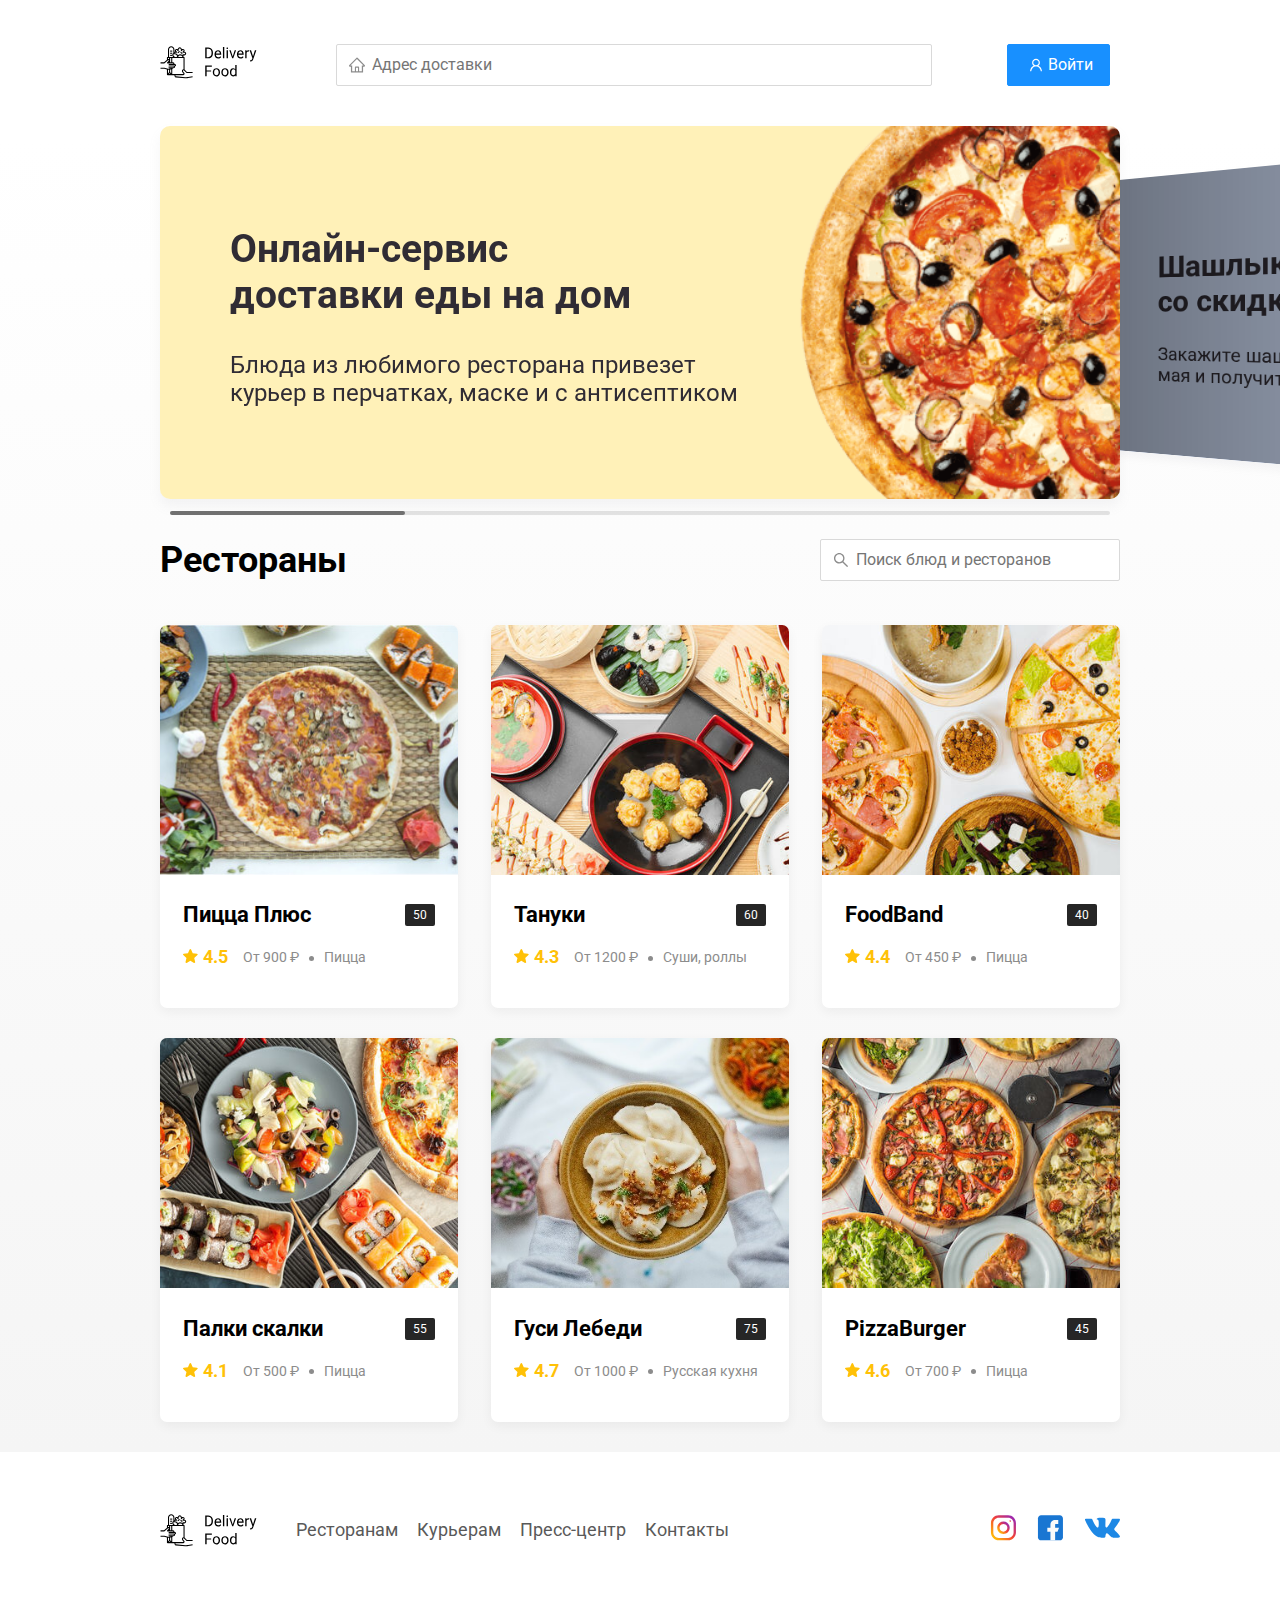
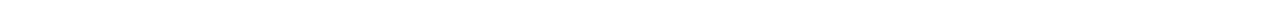
<file: index.html>
<!DOCTYPE html>
<html lang="ru">

<head>
    <meta charset="UTF-8"/>
    <meta name="viewport" content="width=device-width, initial-scale=1.0"/>
    <title>Delivery Food — доставка еды на дом</title>
    <link href="https://fonts.googleapis.com/css?family=Roboto:400,700&display=swap&subset=cyrillic" rel="stylesheet"/>
		<link rel="stylesheet" href="https://unpkg.com/swiper/swiper-bundle.min.css">
		<link rel="stylesheet" href="css/normalize.css"/>
    <link rel="stylesheet" href="css/style.css"/>
</head>

<body>
	<div class="container">
		<header class="header">
			<a class="logo">
				<img src="img/icon/logo.svg" alt="Logo"/>
			</a>
			<label class="address">
				<input type="text" class="input input-address" placeholder="Адрес доставки"/>
			</label>
			<div class="buttons">
				<span class="user-name"></span>
				<button class="button button-primary button-auth">
					<span class="button-auth-svg"></span>
					<span class="button-text">Войти</span>
				</button>
				<button class="button button-cart" id="cart-button">
					<span class="button-cart-svg"></span>
					<span class="button-text">Корзина</span>
				</button>
				<button class="button button-primary button-out">
					<span class="button-text">Выйти</span>
					<span class="button-out-svg"></span>
				</button>
			</div>
		</header>
	</div>
	<!-- /.container  -->

	<main class="main">
		<div class="container">
			<div class="swiper-container swiper-container_promo">
				<section class="container-promo swiper-wrapper">
					<div class="promo pizza swiper-slide">
						<h2 class="promo-title">Онлайн-сервис <br/>доставки еды на дом</h2>
						<p class="promo-text">
							Блюда из любимого ресторана привезет курьер в перчатках, маске и с антисептиком
						</p>
					</div>
					<div class="promo kebab swiper-slide">
						<h2 class="promo-title">Шашлыки на майские <br> со скидкой 35%</h2>
						<p class="promo-text">
							Закажите шашлыки в любом ресторане до 10 мая и получите скидку по промокоду OMAGAD
						</p>
					</div>
					<div class="promo vegetables swiper-slide">
						<h2 class="promo-title">Скидка 20% на всю еду <br> по промокоду LOVE.JS</h2>
						<p class="promo-text">
							Блюдо из ресторана привезут вместе с двумя подарочными книгами по фронтенду
						</p>
					</div>
					<div class="promo sushi swiper-slide">
						<h2 class="promo-title">Сеты со скидкой до 30% <br> в ресторанах</h2>
						<p class="promo-text">
							Скидки на сеты до 30 мая по промокоду DADADA
						</p>
					</div>
				</section>
				<!-- If we need scrollbar -->
				<div class="swiper-scrollbar"></div>
			</div>
			<section class="restaurants">
				<div class="section-heading">
					<h2 class="section-title">Рестораны</h2>
					<label class="search">
						<input type="text" class="input input-search" placeholder="Поиск блюд и ресторанов"/>
					</label>
				</div>
				<div class="cards cards-restaurants">
					
				</div>
				<!-- /.cards -->
			</section>
			
			<section class="menu hide">
				<div class="section-heading">
					<h2 class="section-title restaurant-title">Пицца Плюс</h2>
					<div class="card-info">
						<div class="rating">
							4.5
						</div>
						<div class="price">От 900 ₽</div>
						<div class="category">Пицца</div>
					</div>
					<!-- /.card-info -->
				</div>
				<div class="cards cards-menu">
					
				</div>
				<!-- /.cards -->
			</section>

		</div>
		<!-- /.container -->
	</main>

	<footer class="footer">
		<div class="container">
			<div class="footer-block">
				<img src="img/icon/logo.svg" alt="logo" class="logo footer-logo"/>
				<nav class="footer-nav">
					<a href="#" class="footer-link">Ресторанам </a>
					<a href="#" class="footer-link">Курьерам</a>
					<a href="#" class="footer-link">Пресс-центр</a>
					<a href="#" class="footer-link">Контакты</a>
				</nav>
				<div class="social-links">
					<a href="#" class="social-link"><img src="img/social/instagram.svg" alt="instagram"/></a>
					<a href="#" class="social-link"><img src="img/social/fb.svg" alt="facebook"/></a>
					<a href="#" class="social-link"><img src="img/social/vk.svg" alt="vk"/></a>
				</div>
				<!-- /.social-links -->
			</div>
			<!-- /.footer-block -->
		</div>
	</footer>

	<div class="modal modal-cart">
		<div class="modal-dialog">
			<div class="modal-header">
				<h3 class="modal-title">Корзина</h3>
				<button class="close">&times;</button>
			</div>
			<!-- /.modal-header -->
			<div class="modal-body">
				<div class="food-row">
					<span class="food-name">Ролл угорь стандарт</span>
					<strong class="food-price">250 ₽</strong>
					<div class="food-counter">
						<button class="counter-button">-</button>
						<span class="counter">1</span>
						<button class="counter-button">+</button>
					</div>
				</div>
				<!-- /.foods-row -->
				<div class="food-row">
					<span class="food-name">Ролл угорь стандарт</span>
					<strong class="food-price">250 ₽</strong>
					<div class="food-counter">
						<button class="counter-button">-</button>
						<span class="counter">1</span>
						<button class="counter-button">+</button>
					</div>
				</div>
				<!-- /.foods-row -->
				<div class="food-row">
					<span class="food-name">Ролл угорь стандарт</span>
					<strong class="food-price">250 ₽</strong>
					<div class="food-counter">
						<button class="counter-button">-</button>
						<span class="counter">1</span>
						<button class="counter-button">+</button>
					</div>
				</div>
				<!-- /.foods-row -->
				<div class="food-row">
					<span class="food-name">Ролл угорь стандарт</span>
					<strong class="food-price">250 ₽</strong>
					<div class="food-counter">
						<button class="counter-button">-</button>
						<span class="counter">1</span>
						<button class="counter-button">+</button>
					</div>
				</div>
				<!-- /.foods-row -->
			</div>
			<!-- /.modal-body -->
			<div class="modal-footer">
				<span class="modal-price-tag">1250 ₽</span>
				<div class="footer-buttons">
					<button class="button button-primary">Оформить заказ</button>
					<button class="button clear-cart">Очистить</button>
					<button class="button close-cart">Закрыть</button>
				</div>
			</div>
			<!-- /.modal-footer -->
		</div>
		<!-- /.modal-dialog -->
	</div>

	<div class="modal-auth">
		<div class="modal-dialog modal-dialog-auth">
			<button class="close-auth">&times;</button>
			<form id="logInForm">
				<fieldset class="modal-body">
					<legend class="modal-title">Авторизация</legend>
					<label class="label-auth">
						<span>Логин</span>
						<input id="login" type="text">
					</label>
					<label class="label-auth">
						<span>Пароль</span>
						<input id="password" type="password">
					</label>
				</fieldset>
				<!-- /.modal-body -->
				<div class="modal-footer">
					<div class="footer-buttons">
						<button class="button button-primary button-login" type="submit">Войти</button>
					</div>
				</div>
			</form>
			<!-- /.modal-footer -->
		</div>
		<!-- /.modal-dialog -->
	</div>
	<script src="https://unpkg.com/swiper/swiper-bundle.min.js"></script>
	<script src="js/disabledScroll.js"></script>
	<script src="js/main.js"></script>
</body>

</html>
</file>
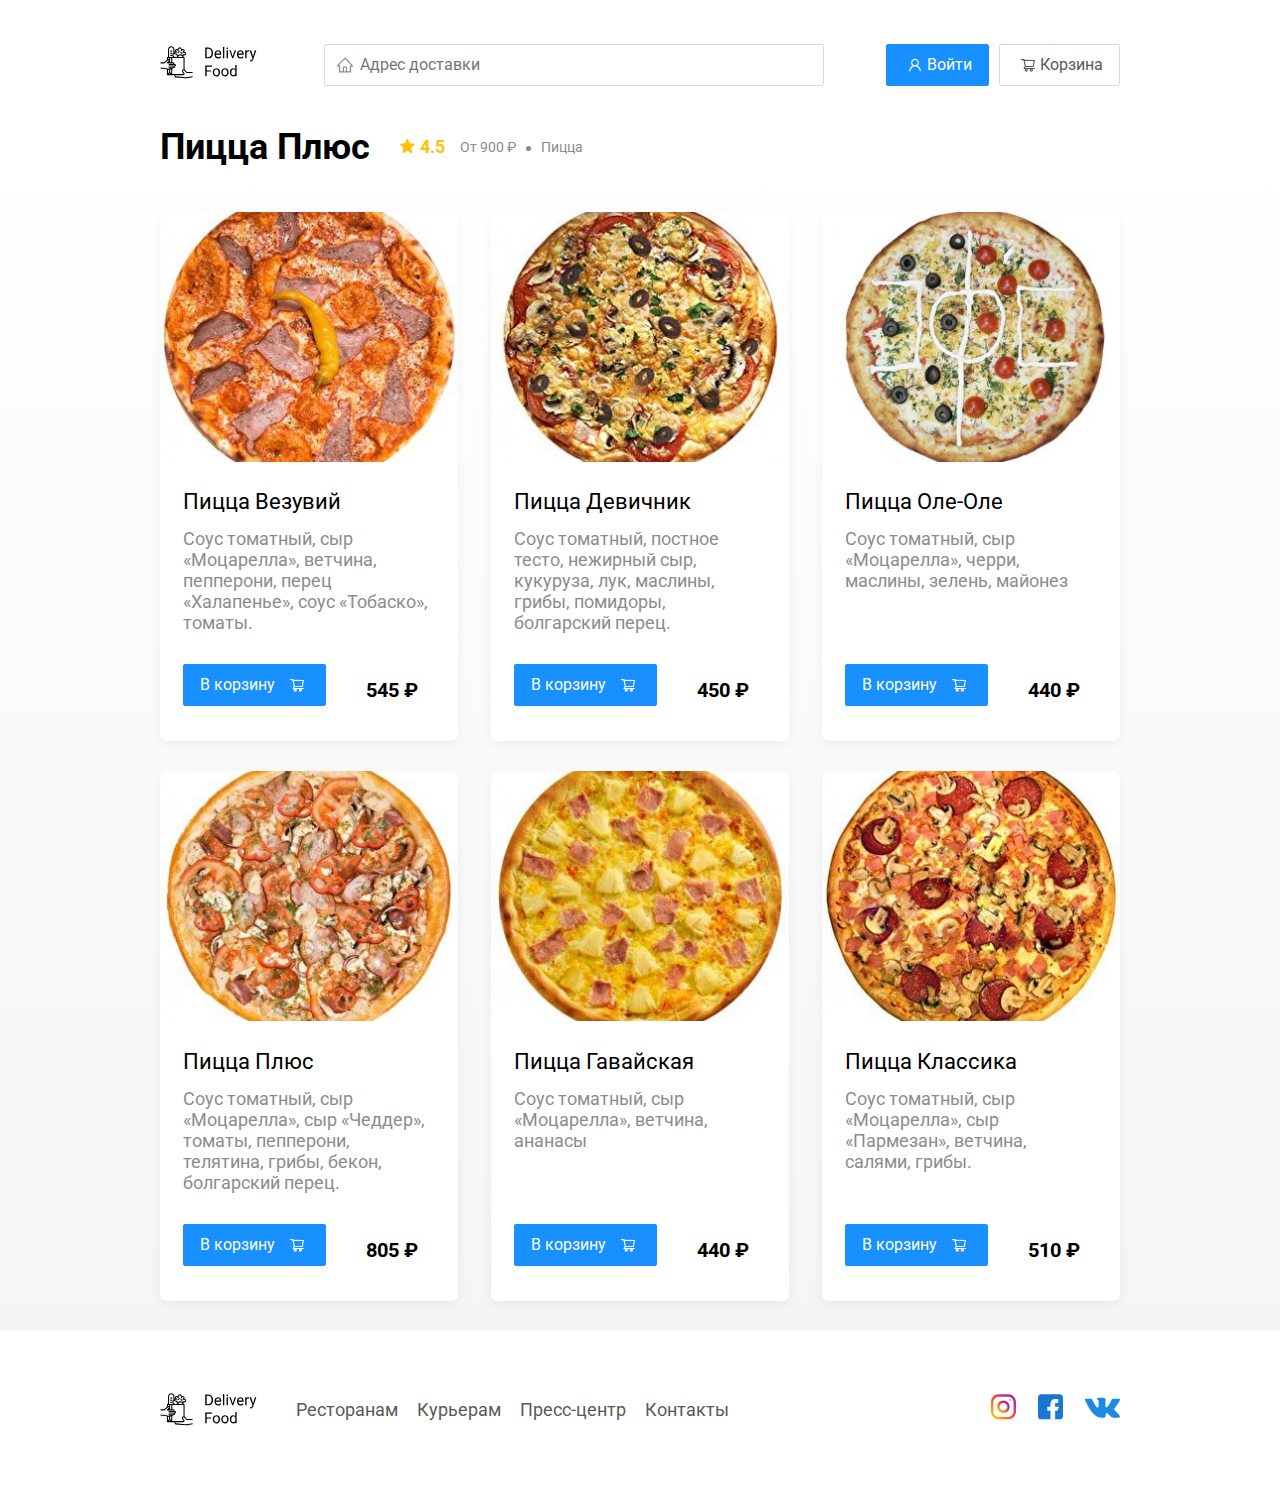
<file: restaurant.html>
<!DOCTYPE html>
<html lang="ru">
<head>
	<meta charset="UTF-8"/>
	<meta name="viewport" content="width=device-width, initial-scale=1.0"/>
	<title>PizzaBurger — доставка еды на дом</title>
	<link
			href="https://fonts.googleapis.com/css?family=Roboto:400,700&display=swap&subset=cyrillic"
			rel="stylesheet"
	/>
	<link rel="stylesheet" href="css/normalize.css"/>
	<link rel="stylesheet" href="css/style.css"/>
</head>
<body>
	<div class="container">
		<header class="header">
			<a href="index.html" class="logo">
				<img src="img/icon/logo.svg" alt="Logo"/>
			</a>
			<label class="address">
				<input type="text" class="input input-address" placeholder="Адрес доставки"/>
			</label>
			<div class="buttons">
				<button class="button button-primary button-auth">
					<span class="button-auth-svg"></span>
					<span class="button-text">Войти</span>
				</button>
				<button class="button" id="cart-button">
					<span class="button-cart-svg"></span>
					<span class="button-text">Корзина</span>
				</button>
			</div>
		</header>
	</div>
	<!-- /.container  -->

	<main class="main">
		<div class="container">
			<section class="menu">
				<div class="section-heading">
					<h2 class="section-title restaurant-title">Пицца Плюс</h2>
					<div class="card-info">
						<div class="rating">
							4.5
						</div>
						<div class="price">От 900 ₽</div>
						<div class="category">Пицца</div>
					</div>
					<!-- /.card-info -->
				</div>
				<div class="cards cards-menu">
					<div class="card">
						<img src="img/pizza-plus/pizza-vesuvius.jpg" alt="image" class="card-image"/>
						<div class="card-text">
							<div class="card-heading">
								<h3 class="card-title card-title-reg">Пицца Везувий</h3>
							</div>
							<!-- /.card-heading -->
							<div class="card-info">
								<div class="ingredients">Соус томатный, сыр «Моцарелла», ветчина, пепперони, перец
								                         «Халапенье», соус «Тобаско», томаты.
								</div>
							</div>
							<!-- /.card-info -->
							<div class="card-buttons">
								<button class="button button-primary button-add-cart">
									<span class="button-card-text">В корзину</span>
									<span class="button-cart-svg"></span>
								</button>
								<strong class="card-price-bold">545 ₽</strong>
							</div>
						</div>
						<!-- /.card-text -->
					</div>
					<!-- /.card -->

					<div class="card">
						<img src="img/pizza-plus/pizza-girls.jpg" alt="image" class="card-image"/>
						<div class="card-text">
							<div class="card-heading">
								<h3 class="card-title card-title-reg">Пицца Девичник</h3>
							</div>
							<!-- /.card-heading -->
							<div class="card-info">
								<div class="ingredients">Соус томатный, постное тесто, нежирный сыр, кукуруза, лук, маслины,
								                         грибы, помидоры, болгарский перец.
								</div>
							</div>
							<!-- /.card-info -->
							<div class="card-buttons">
								<button class="button button-primary button-add-cart">
									<span class="button-card-text">В корзину</span>
									<span class="button-cart-svg"></span>
								</button>
								<strong class="card-price-bold">450 ₽</strong>
							</div>
						</div>
						<!-- /.card-text -->
					</div>
					<!-- /.card -->

					<div class="card">
						<img src="img/pizza-plus/pizza-oleole.jpg" alt="image" class="card-image"/>
						<div class="card-text">
							<div class="card-heading">
								<h3 class="card-title card-title-reg">Пицца Оле-Оле</h3>
							</div>
							<!-- /.card-heading -->
							<div class="card-info">
								<div class="ingredients">Соус томатный, сыр «Моцарелла», черри, маслины, зелень, майонез
								</div>
							</div>
							<!-- /.card-info -->
							<div class="card-buttons">
								<button class="button button-primary button-add-cart">
									<span class="button-card-text">В корзину</span>
									<span class="button-cart-svg"></span>
								</button>
								<strong class="card-price-bold">440 ₽</strong>
							</div>
						</div>
						<!-- /.card-text -->
					</div>
					<!-- /.card -->

					<div class="card">
						<img src="img/pizza-plus/pizza-plus.jpg" alt="image" class="card-image"/>
						<div class="card-text">
							<div class="card-heading">
								<h3 class="card-title card-title-reg">Пицца Плюс</h3>
							</div>
							<!-- /.card-heading -->
							<div class="card-info">
								<div class="ingredients">Соус томатный, сыр «Моцарелла», сыр «Чеддер», томаты, пепперони,
								                         телятина, грибы, бекон, болгарский перец.
								</div>
							</div>
							<!-- /.card-info -->
							<div class="card-buttons">
								<button class="button button-primary button-add-cart">
									<span class="button-card-text">В корзину</span>
									<span class="button-cart-svg"></span>
								</button>
								<strong class="card-price-bold">805 ₽</strong>
							</div>
						</div>
						<!-- /.card-text -->
					</div>
					<!-- /.card -->

					<div class="card">
						<img src="img/pizza-plus/pizza-hawaiian.jpg" alt="image" class="card-image"/>
						<div class="card-text">
							<div class="card-heading">
								<h3 class="card-title card-title-reg">Пицца Гавайская</h3>
							</div>
							<!-- /.card-heading -->
							<div class="card-info">
								<div class="ingredients">Соус томатный, сыр «Моцарелла», ветчина, ананасы</div>
							</div>
							<!-- /.card-info -->
							<div class="card-buttons">
								<button class="button button-primary button-add-cart">
									<span class="button-card-text">В корзину</span>
									<span class="button-cart-svg"></span>
								</button>
								<strong class="card-price-bold">440 ₽</strong>
							</div>
						</div>
						<!-- /.card-text -->
					</div>
					<!-- /.card -->

					<div class="card">
						<img src="img/pizza-plus/pizza-classic.jpg" alt="image" class="card-image"/>
						<div class="card-text">
							<div class="card-heading">
								<h3 class="card-title card-title-reg">Пицца Классика</h3>
							</div>
							<!-- /.card-heading -->
							<div class="card-info">
								<div class="ingredients">Соус томатный, сыр «Моцарелла», сыр «Пармезан», ветчина, салями,
								                         грибы.
								</div>
							</div>
							<!-- /.card-info -->
							<div class="card-buttons">
								<button class="button button-primary button-add-cart">
									<span class="button-card-text">В корзину</span>
									<span class="button-cart-svg"></span>
								</button>
								<strong class="card-price-bold">510 ₽</strong>
							</div>
						</div>
						<!-- /.card-text -->
					</div>
					<!-- /.card -->
				</div>
				<!-- /.cards -->
			</section>
		</div>
		<!-- /.container -->
	</main>

	<footer class="footer">
		<div class="container">
			<div class="footer-block">
				<img src="img/icon/logo.svg" alt="logo" class="logo footer-logo"/>
				<nav class="footer-nav">
					<a href="#" class="footer-link">Ресторанам </a>
					<a href="#" class="footer-link">Курьерам</a>
					<a href="#" class="footer-link">Пресс-центр</a>
					<a href="#" class="footer-link">Контакты</a>
				</nav>
				<div class="social-links">
					<a href="#" class="social-link"><img src="img/social/instagram.svg" alt="instagram"/></a>
					<a href="#" class="social-link"><img src="img/social/fb.svg" alt="facebook"/></a>
					<a href="#" class="social-link"><img src="img/social/vk.svg" alt="vk"/></a>
				</div>
				<!-- /.social-links -->
			</div>
			<!-- /.footer-block -->
		</div>
	</footer>

	<div class="modal modal-cart">
		<div class="modal-dialog">
			<div class="modal-header">
				<h3 class="modal-title">Корзина</h3>
				<button class="close">&times;</button>
			</div>
			<!-- /.modal-header -->
			<div class="modal-body">
				<div class="food-row">
					<span class="food-name">Ролл угорь стандарт</span>
					<strong class="food-price">250 ₽</strong>
					<div class="food-counter">
						<button class="counter-button">-</button>
						<span class="counter">1</span>
						<button class="counter-button">+</button>
					</div>
				</div>
				<!-- /.foods-row -->
				<div class="food-row">
					<span class="food-name">Ролл угорь стандарт</span>
					<strong class="food-price">250 ₽</strong>
					<div class="food-counter">
						<button class="counter-button">-</button>
						<span class="counter">1</span>
						<button class="counter-button">+</button>
					</div>
				</div>
				<!-- /.foods-row -->
				<div class="food-row">
					<span class="food-name">Ролл угорь стандарт</span>
					<strong class="food-price">250 ₽</strong>
					<div class="food-counter">
						<button class="counter-button">-</button>
						<span class="counter">1</span>
						<button class="counter-button">+</button>
					</div>
				</div>
				<!-- /.foods-row -->
				<div class="food-row">
					<span class="food-name">Ролл угорь стандарт</span>
					<strong class="food-price">250 ₽</strong>
					<div class="food-counter">
						<button class="counter-button">-</button>
						<span class="counter">1</span>
						<button class="counter-button">+</button>
					</div>
				</div>
				<!-- /.foods-row -->
			</div>
			<!-- /.modal-body -->
			<div class="modal-footer">
				<span class="modal-pricetag">1250 ₽</span>
				<div class="footer-buttons">
					<button class="button button-primary">Оформить заказ</button>
					<button class="button clear-cart">Отмена</button>
				</div>
			</div>
			<!-- /.modal-footer -->
		</div>
		<!-- /.modal-dialog -->
	</div>


	<script src="js/main.js"></script>
</body>
</html>
</file>
<file: css/style.css>
* {
  box-sizing: border-box;
}

body {
  font-family: "Roboto", sans-serif;
  padding-top: 44px;
}

a,
button {
  cursor: pointer;
  color: inherit;
}

.hide {
  display: none;
}

.container {
  max-width: 1200px;
  margin: auto;
}

.header {
  display: flex;
  align-items: center;
  justify-content: space-between;
  margin-bottom: 40px;
}

.input {
  background-color: #ffffff;
  border: 1px solid #d9d9d9;
  border-radius: 2px;
  font-size: 16px;
  line-height: 24px;
  padding: 8px 8px 8px 35px;
  background-repeat: no-repeat;
  background-position: left 11px center;
}

.address {
  flex: 0.8;
}

.input-address {
  width: 100%;
  background-image: url(../img/icon/home.svg);
}

.search {
  margin-left: auto;
}

.input-search {
  width: 300px;
  background-image: url(../img/icon/search.svg);

}

.buttons {
  display: flex;
  align-items: center;
}

.button {
  display: flex;
  align-items: center;
  padding: 8px 16px;
  background: #ffffff;
  border: 1px solid #d9d9d9;
  box-sizing: border-box;
  box-shadow: 0 0 2px rgba(0, 0, 0, 0.0015);
  border-radius: 2px;
  color: #595959;
  font-size: 16px;
  line-height: 24px;
}

.button:hover {
  background: #1890ff;
  border: 1px solid #1890ff;
  color: #fff;
}


.button-primary {
  background: #1890ff;
  border: 1px solid #1890ff;
  color: #fff;
  margin-right: 10px;
}

.button-primary:hover {
  background: #ffffff;
  border: 1px solid #d9d9d9;
  color: #595959;
}

.button-icon {
  margin-right: 6px;
}

.button-card-text {
  margin-right: 10px;
}

.button-auth {
  background-position: 20px 13px;
}

.button-primary .button-auth-svg {
  width: 24px;
  height: 24px;
  background-color: #fff;
  -webkit-mask: url("../img/icon/user.svg") no-repeat 50% 50%;
  mask: url("../img/icon/user.svg") no-repeat 50% 50%;
  background-repeat: no-repeat;
}

.button-primary:hover .button-auth-svg {
  background-color: #595959;
}

.button .button-cart-svg {
  width: 24px;
  height: 24px;
  background-color: #595959;
  -webkit-mask: url("../img/icon/shopping-cart.svg") no-repeat 50% 50%;
  mask: url("../img/icon/shopping-cart.svg") no-repeat 50% 50%;
  background-repeat: no-repeat;
}
.button.clear-cart {
  margin-right: 10px;
}
.button-primary .button-cart-svg {
  background-color: #fff;
}

.button:hover .button-cart-svg {
  background-color: #fff;
}

.button-primary:hover .button-cart-svg {
  background-color: #595959;
}

.button-cart {
  display: none;
  margin: 0 5px;
}

.button-out {
  display: none;
  margin: 0 5px;
}

.user-name {
  display: none;
  margin-right: 20px;
  font-weight: bold;
  font-size: 18px;
}

.promo-slider {

  width: 600px;
  height: 300px;

}

.promo {
  box-shadow: 0 7px 12px rgba(158, 158, 163, 0.1);
  border-radius: 10px;
  padding: 68px 70px;
  margin-bottom: 20px;
  min-height: 315px;
}
.swiper-container_promo{
  margin-bottom: 20px;
}

.pizza {
  background: #fff1b8 url(../img/promo/pizza.png) no-repeat top -100px right -250px / 830px
}

.kebab {
  background: #D6E4FF url(../img/promo/kebab.png) no-repeat top 45px right 40px / 450px;
}

.vegetables {
  background: #FFF566 url(../img/promo/vegetables.png) no-repeat top 0 right 0 / 825px
}

.sushi {
  background: #FFF1F0 url(../img/promo/sushi.png) no-repeat top 10px right 15px / 500px
}

.promo-title {
  font-style: normal;
  font-weight: bold;
  font-size: 39px;
  line-height: 46px;
  color: #302c34;
}

.promo-text {
  font-style: normal;
  font-weight: normal;
  font-size: 24px;
  line-height: 28px;
  color: #302c34;
  max-width: 538px;
}

.main {
  background: linear-gradient(180deg, rgba(245, 245, 245, 0) 1.04%, #f5f5f5 100%);
}

.section-heading {
  display: flex;
  align-items: center;
  margin-bottom: 44px;
}

.section-title {
  font-style: normal;
  font-weight: bold;
  font-size: 36px;
  line-height: 42px;
  margin: 0 30px 0 0;
  color: #000000;
}

.cards {
  display: flex;
  align-items: flex-start;
  justify-content: space-between;
  flex-wrap: wrap;
}

.card {
  background: #ffffff;
  box-shadow: 0 4px 12px rgba(0, 0, 0, 0.05);
  border-radius: 7px;
  overflow: hidden;
  margin-bottom: 30px;
  flex-basis: 31%;
  text-decoration: none;

}

.card-restaurant {
  cursor: pointer
}

.card-image {
  width: 100%;
  height: 250px;
  object-fit: cover;
}


.card-text {
  padding: 20px 23px 35px;
  min-height: 275px;
  display: flex;
  flex-direction: column;
}



.restaurants .card-text {
  min-height: auto;
}

.card-heading {
  display: flex;
  align-items: center;
  justify-content: space-between;
  margin-bottom: 10px;
}

.card-title {
  margin: 0;
  font-style: normal;
  font-weight: bold;
  font-size: 22px;
  line-height: 32px;
}

.card-title-reg {
  font-weight: 400;
}

.card-tag {
  font-style: normal;
  font-weight: normal;
  font-size: 12px;
  line-height: 20px;
  color: #ffffff;
  background: #262626;
  border-radius: 2px;
  padding: 1px 8px;
}

.card-info {
  display: flex;
  align-items: center;
  flex-wrap: wrap;
}

.card-buttons {
  display: flex;
  margin-top: 24px;
  flex-grow: 1;
  align-items: flex-end;
}

.card-price-bold {
  font-weight: bold;
  font-size: 20px;
  line-height: 32px;
  margin-left: 30px;
}

.rating {
  background-image: url("../img/icon/rating.svg");
  background-repeat: no-repeat;
  background-position: 0 7px;
  padding-left: 20px;
  margin-right: 26px;
  color: #ffc107;
  font-weight: bold;
  font-size: 18px;
  line-height: 32px;
}

.price,
.category {
  color: #8c8c8c;
  font-size: 18px;
  line-height: 32px;
}

.price {
  margin-right: 10px;
}

.ingredients {
  color: #8c8c8c;
  font-size: 18px;
  line-height: 21px;
}

.category {
  text-overflow: ellipsis;
  overflow: hidden;
  white-space: nowrap;
  max-width: 150px;
}

.price:after {
  content: "";
  width: 5px;
  height: 5px;
  background-color: #8c8c8c;
  display: inline-block;
  vertical-align: middle;
  border-radius: 50%;
  margin-left: 10px;
}

.footer {
  padding: 60px 0;
}

.footer-block {
  display: flex;
  align-items: center;
  justify-content: space-between;
}

.footer-nav {
  margin-left: 35px;
  margin-right: auto;
}

.footer-link {
  display: inline-block;
  color: #595959;
  font-style: normal;
  font-weight: normal;
  font-size: 18px;
  line-height: 21px;
  text-decoration: none;
}

.footer-link:not(:last-child) {
  margin-right: 15px;
}

.social-links {
  display: flex;
  align-items: center;
}

.social-link:not(:last-child) {
  margin-right: 21px;
}

.modal {
  position: fixed;
  left: 0;
  top: 0;
  width: 100%;
  height: 100%;
  background: rgba(0, 0, 0, 0.4);
  display: none;
  z-index: 999;
}

.modal-auth {
  position: fixed;
  left: 0;
  top: 0;
  width: 100%;
  height: 100%;
  background: rgba(0, 0, 0, 0.4);
  display: none;
  z-index: 999;
}

.is-open {
  display: flex;
}

.modal-dialog {
  max-width: 780px;
  width: 95%;
  background: #ffffff;
  border-radius: 5px;
  margin: auto;
  padding: 40px 45px;
}

.modal-dialog-auth {
  width: auto;
  position: relative;
}

.label-auth {
  display: block;
  margin: 30px;
}

.label-auth span {
  width: 80px;
  display: inline-block;
}

.modal-header {
  display: flex;
  align-items: center;
  justify-content: space-between;
  margin-bottom: 45px;
}

.modal-title {
  margin: 0;
  font-weight: bold;
  font-size: 36px;
  line-height: 42px;
}

.close {
  font-size: 36px;
  border: none;
  background-color: transparent;
}

.close-auth {
  font-size: 36px;
  border: none;
  background-color: transparent;
  position: absolute;
  top: 10px;
  right: 20px;
}

.modal-body {
  margin-bottom: 22px;
}

.food-row {
  display: flex;
  align-items: flex-start;
  justify-content: space-between;
  padding-bottom: 8px;
  border-bottom: 1px solid #d9d9d9;
  margin-bottom: 15px;
}

.food-name {
  font-weight: normal;
  font-size: 18px;
  line-height: 32px;
}

.food-price {
  margin-left: auto;
  margin-right: 47px;
  font-weight: bold;
  font-size: 20px;
  line-height: 32px;
}

.food-counter {
  display: flex;
  align-items: center;
}

.counter-button {
  display: flex;
  align-items: center;
  justify-content: center;
  width: 39px;
  height: 32px;
  background: #ffffff;
  border: 1px solid #40a9ff;
  box-sizing: border-box;
  border-radius: 2px;
  font-weight: normal;
  font-size: 14px;
  line-height: 22px;
  color: #40a9ff;
}

.counter-button:hover {
  background: #40a9ff;
  border: 1px solid #ffffff;
  color: #ffffff;
}

.counter {
  font-size: 16px;
  line-height: 24px;
  margin-left: 10px;
  margin-right: 10px;
}

.modal-footer {
  display: flex;
  align-items: center;
  justify-content: space-between;
}

.modal-auth .modal-footer {
  justify-content: flex-end;
}

.footer-buttons {
  display: flex;
  align-items: center;
}

.modal-pricetag {
  background: #262626;
  border-radius: 5px;
  color: #ffffff;
  padding: 15px 20px;
  font-size: 20px;
  line-height: 23px;
}

@media (max-width: 1366px) {
  .container {
    max-width: 960px;
  }

  .pizza {
    background-position: center right -300px;
    background-size: 750px;
  }


  .kebab {
    background-position: top -5px right -93px;
    background-size: 530px;
  }

  .vegetables {
    background-position: top 0 right -93px;
    background-size: 820px;
  }

  .sushi {
    background-position: center right -90px;
  }

  .rating {
    margin-right: 15px;
  }

  .category,
  .price {
    font-size: 14px;
  }
}

@media (max-width: 992px) {
  .container {
    max-width: 750px;
  }



  .pizza {
    padding: 50px;
    background-size: 500px;
    background-position: center right -200px;
  }


  .kebab {
    background-position: top 55px right -100px;
    background-size: 385px;
  }

  .vegetables {
    background-position: top 0 right -280px;
    background-size: 810px;
  }

  .sushi {
    background-position: top 30px right -175px;
  }



  .promo-text {
    font-size: 18px;
    max-width: 400px;
  }

  .card {
    flex-basis: 49%;
  }

  .footer-link {
    font-size: 16px;
  }
}

@media (max-width: 768px) {
  .container {
    max-width: 560px;
  }

  .card-info {
    flex-wrap: wrap;
  }

  .card .rating {
    flex-basis: 100%;
  }

  .card-title {
    font-size: 18px;
  }

  .card-text {
    min-height: 290px;
  }

  .card-price-bold {
    margin-left: 20px;
  }


  .pizza {
    background-size: 400px;
    background-position: bottom 50px right -200px;
  }


  .kebab {
    background-position: top -5px right -74px;
    background-size: 300px;
  }

  .vegetables {
    background-position: top 0 right -240px;
    background-size: 702px;
  }

  .sushi {
    background-position: top -24px right -75px;
    background-size: 302px;
  }

  .promo-title {
    font-size: 24px;
    line-height: 1.4;
  }

  .promo-text {
    margin-top: 0;
  }
}

@media (max-width: 578px) {
  .container {
    width: 90%;
  }

  .address {
    min-width: 100%;
    order: 1;
  }

  .header {
    flex-wrap: wrap;
  }

  .input-address {
    margin-top: 15px;
    order: 5;
    flex: 1;
  }

  .promo {
    background-image: none;
  }

  .promo-title {
    margin-bottom: 10px;
  }

  .section-title {
    font-size: 20px;
  }

  .card {
    flex-basis: 100%;
  }

  .card-text {
    min-height: auto;
  }

  .card-image {
    width: 100%;
  }

  .footer {
    padding: 30px 0;
  }

  .footer-block {
    align-items: flex-start;
  }

  .footer-nav {
    margin-left: 0;
    margin-right: 0;
    order: 0;
    display: flex;
    flex-direction: column;
  }

  .footer-logo {
    margin-right: 15px;
    order: 1;
  }

  .social-links {
    order: 2;
  }
}

@media (max-width: 480px) {
  .button-text {
    display: none;
  }

  .button-icon {
    margin: 0;
  }

  .user-name {
    margin: 10px;

  }

  .buttons {
    flex-wrap: wrap;
    margin-left: auto;
  }

  .button {
    min-height: 40px;
    padding: 5px 12px;

  }

  .button-out-svg {
    width: 24px;
    height: 24px;
    background-color: #fff;
    -webkit-mask: url(../img/icon/logout.svg) no-repeat 50% 50%;
    mask: url(../img/icon/logout.svg) no-repeat 50% 50%;
    background-repeat: no-repeat;
    -webkit-mask-size: 20px;
    mask-size: 20px;
  }

  .promo {
    padding: 20px;
  }

  .section-heading {
    flex-wrap: wrap;
  }

  .footer-block {
    flex-wrap: wrap;
    flex-direction: column;
    align-items: center;
  }

  .footer-logo {
    order: 0;
    margin-bottom: 20px;
  }

  .footer-nav {
    margin-bottom: 20px;
    text-align: center;
  }

  .footer-link:not(:last-child) {
    margin-right: 0;
  }
}
</file>
